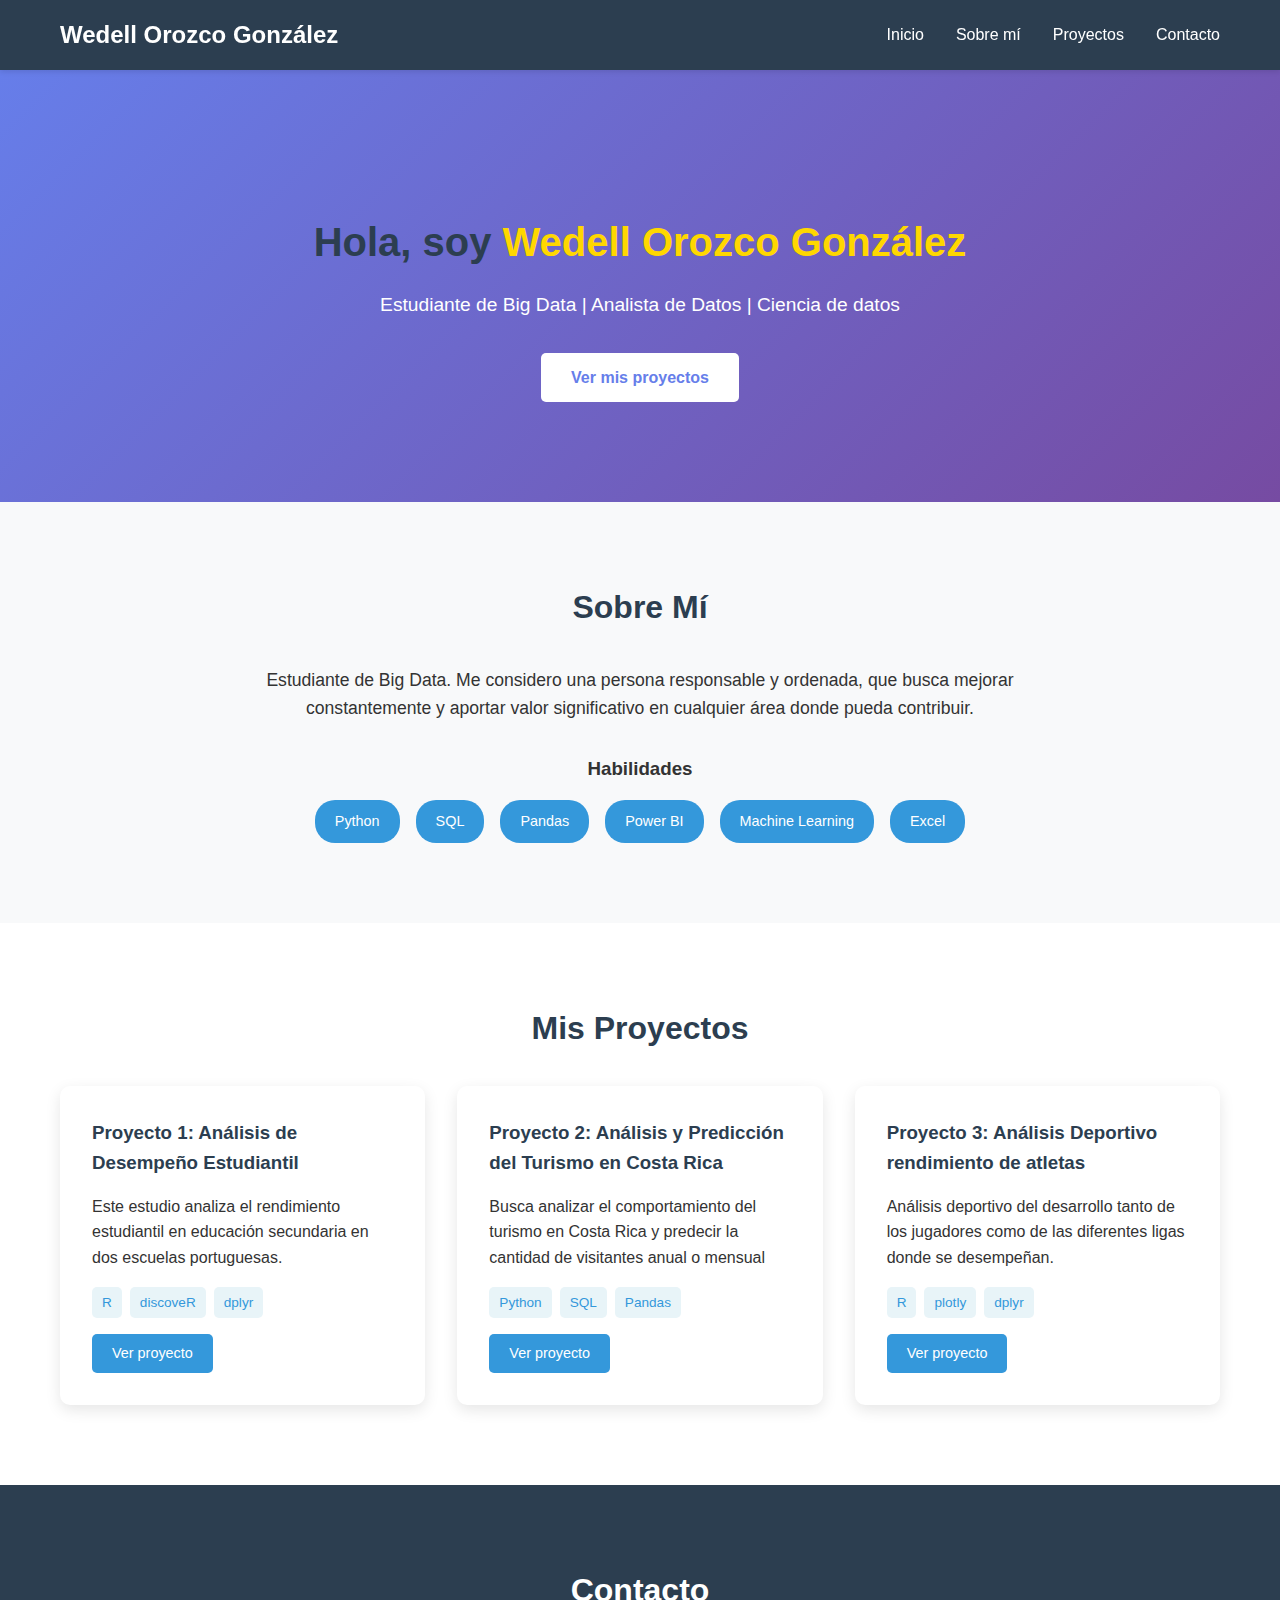
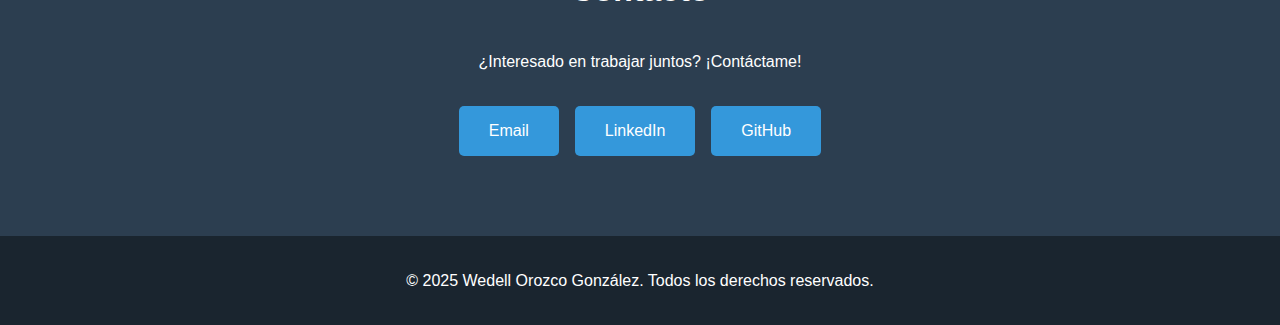
<file: index.html>
<!DOCTYPE html>
<html lang="es">
<head>
    <meta charset="UTF-8">
    <meta name="viewport" content="width=device-width, initial-scale=1.0"> <!-- Ajuste para distintos dispositvos -->
    <title>Portafolio</title>
    <link rel="stylesheet" href="style.css">

    <!-- Evitar caché(Pagina Actualizada) -->
    <meta http-equiv="Cache-Control" content="no-cache, no-store, must-revalidate">
    <meta http-equiv="Pragma" content="no-cache">
    <meta http-equiv="Expires" content="0">
</head>
<body>
    <!-- Encabezado -->
    <header>
        <nav>
            <h1>Wedell Orozco González</h1>
            <ul>
                <li><a href="#inicio">Inicio</a></li>
                <li><a href="#sobre-mi">Sobre mí</a></li>
                <li><a href="#proyectos">Proyectos</a></li>
                <li><a href="#contacto">Contacto</a></li>
            </ul>
        </nav>
    </header>

    <!-- Sección Inicio -->
    <section id="inicio" class="hero">
        <div class="hero-content">
            <h2>Hola, soy <span class="highlight">Wedell Orozco González</span></h2>
            <p>Estudiante de Big Data | Analista de Datos | Ciencia de datos</p>
            <a href="#proyectos" class="btn">Ver mis proyectos</a>
        </div>
    </section>

    <!-- Sección Sobre Mí -->
    <section id="sobre-mi">
        <div class="container">
            <h2>Sobre Mí</h2>
            <p>
                Estudiante de Big Data. Me considero una persona responsable y ordenada, que busca mejorar
                constantemente y aportar valor significativo en cualquier área donde pueda contribuir.
            </p>
            <h3>Habilidades</h3>
            <div class="skills">
                <span class="skill">Python</span>
                <span class="skill">SQL</span>
                <span class="skill">Pandas</span>
                <span class="skill">Power BI</span>
                <span class="skill">Machine Learning</span>
                <span class="skill">Excel</span>
            </div>
        </div>
    </section>

    <!-- Sección Proyectos -->
    <section id="proyectos">
        <div class="container">
            <h2>Mis Proyectos</h2>
            <div class="projects-grid">
                
                <!-- Proyecto 1 -->
                <div class="project-card">
                    <h3>Proyecto 1: Análisis de Desempeño Estudiantil</h3>
                    <p>Este estudio analiza el rendimiento estudiantil en educación secundaria en dos escuelas portuguesas. </p>
                    <div class="project-tags">
                        <span>R</span>
                        <span>discoveR</span>
                        <span>dplyr</span>
                    </div>
                    <a href="Proyectos/Estudiantes.html" class="btn-small">Ver proyecto</a>
                </div>

                <!-- Proyecto 2 -->
                <div class="project-card">
                    <h3>Proyecto 2: Análisis y Predicción del Turismo en Costa Rica</h3>
                    <p> Busca analizar el comportamiento del turismo en Costa Rica y predecir la cantidad de visitantes anual o mensual</p>
                    <div class="project-tags">
                        <span>Python</span>
                        <span>SQL</span>
                        <span>Pandas</span>
                    </div>
                    <a href="Proyectos/Turismo.html" class="btn-small">Ver proyecto</a>
                </div>

                <!-- Proyecto 3 -->
                <div class="project-card">
                    <h3>Proyecto 3: Análisis Deportivo rendimiento de atletas</h3>
                    <p>Análisis deportivo del desarrollo tanto de los jugadores como de las diferentes ligas donde se desempeñan.</p>
                    <div class="project-tags">
                        <span>R</span>
                        <span>plotly</span>
                        <span>dplyr</span>
                    </div>
                    <a href="Proyectos/Html/index.html" class="btn-small">Ver proyecto</a>
                </div>

            </div>
        </div>
    </section>

    <!-- Sección Contacto -->
    <section id="contacto">
        <div class="container">
            <h2>Contacto</h2>
            <p>¿Interesado en trabajar juntos? ¡Contáctame!</p>
            <div class="contact-links">
                <a href="worozco1604@gmail.com" class="contact-btn">Email</a>
                <a href="www.linkedin.com/in/wedell-orozco-gonzalez-420a58173" class="contact-btn">LinkedIn</a>
                <a href="https://github.com/wedellXrozcoG" class="contact-btn">GitHub</a>
            </div>
        </div>
    </section>

    <!-- Footer -->
    <footer>
        <p>&copy; 2025 Wedell Orozco González. Todos los derechos reservados.</p>
    </footer>

</body>
</html>
</file>
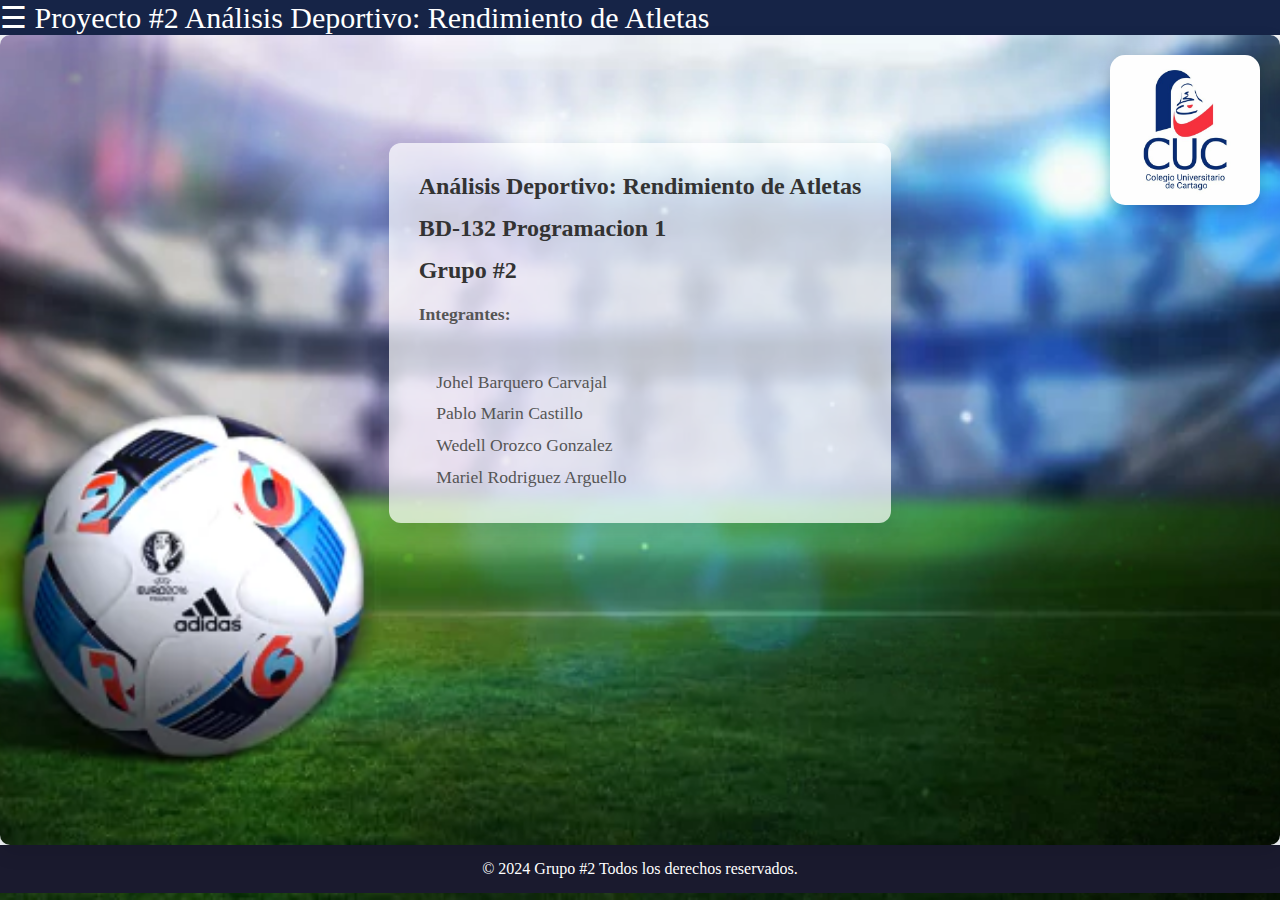
<file: Proyectos/Html/index.html>
<!DOCTYPE html>
<html lang="es">
<head>
    <meta charset="UTF-8">
    <meta name="viewport" content="width=device-width, initial-scale=1.0">
    <title>Proyecto #2 Análisis Deportivo: Rendimiento de Atletas</title>
    <link rel="stylesheet" href="styles.css">
</head>
<body>


     <!-- Enlace al archivo JavaScript -->
     <script src="funciones.js"></script>
    <!-- Menú Vertical -->
    <div id="mySidenav" class="sidenav">
        <a href="javascript:void(0)" class="closebtn" onclick="closeNav()">&times;</a>
        <a href="portada.html" target="contentFrame">Inicio</a>
        <a href="Descripcion.html" target="contentFrame">Descripcion</a>
		<a href="Herramientas_utilizadas.html" target="contentFrame">Herramientas utilizadas</a>
        <a href="Proyecto2_Grupo2.html" target="contentFrame">Análisis Deportivo</a>
        <a href="Graficos.html" target="contentFrame">Graficos</a>
        <a href="conclusion.html" target="contentFrame">Conclusion</a>
		
    </div>
    
    <div id="main">
        <span style="font-size:30px;cursor:pointer" onclick="openNav()">&#9776; Proyecto #2 Análisis Deportivo: Rendimiento de Atletas</span>

    </div>
    <!-- Contenido principal centrado -->
    <div id="main-data" class="main-content">
        <!-- Iframe donde se cargará el contenido -->
        <iframe id="main-iframe" name="contentFrame" src="portada.html"></iframe>
		
    </div>
	
 



    <!-- Footer fijo -->
    <footer>
        <p>&copy; 2024 Grupo #2 Todos los derechos reservados.</p>
    </footer>
</body>
</html>
</file>
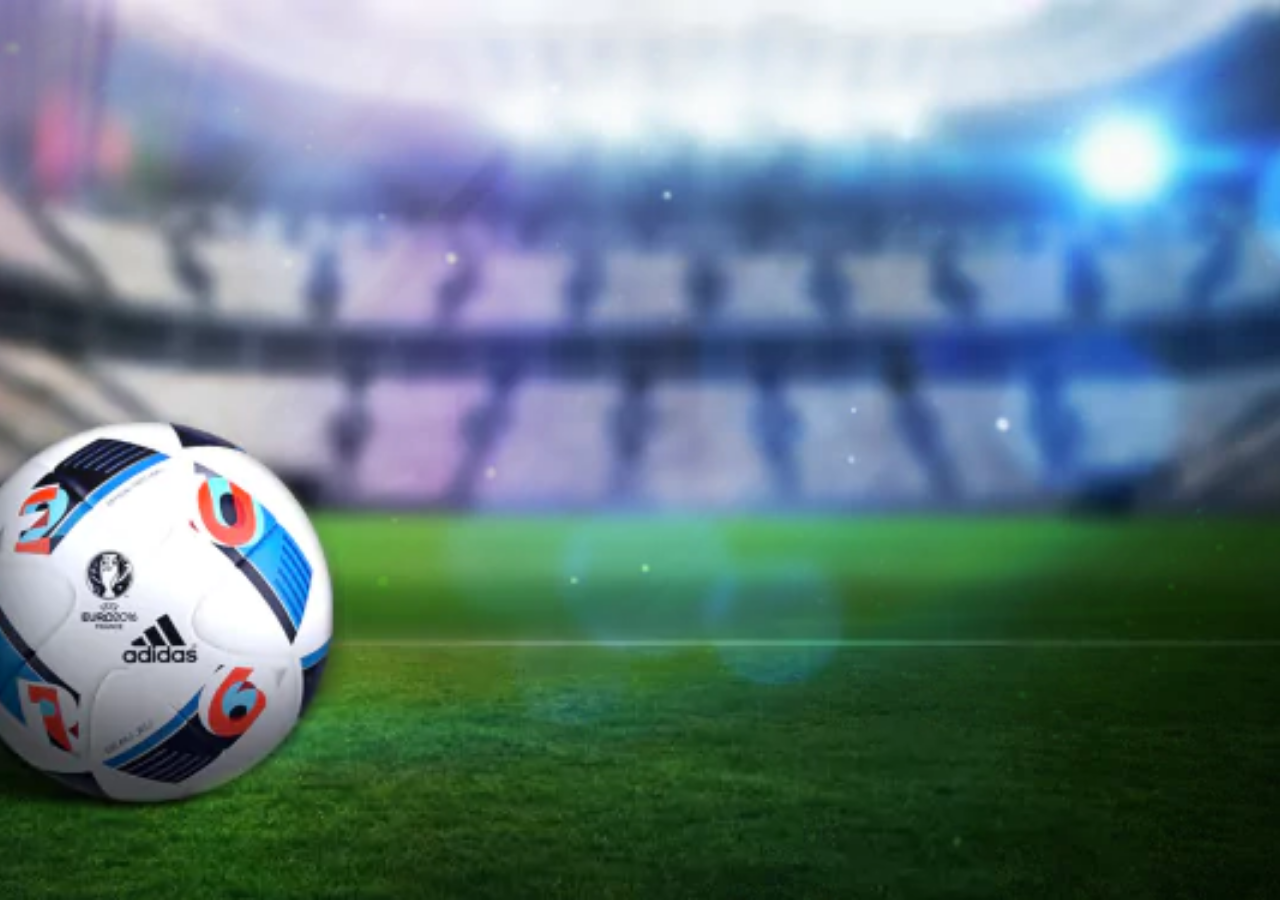
<file: Proyectos/Html/Analisis.HTML>
<!DOCTYPE html>
<html lang="es">
<head>
    <meta charset="UTF-8">
    <meta name="viewport" content="width=device-width, initial-scale=1.0">
    <title>Proyecto #2 Análisis Deportivo: Rendimiento de Atletas</title>
    <link rel="stylesheet" href="styles.css">
</head>
<body>
</file>
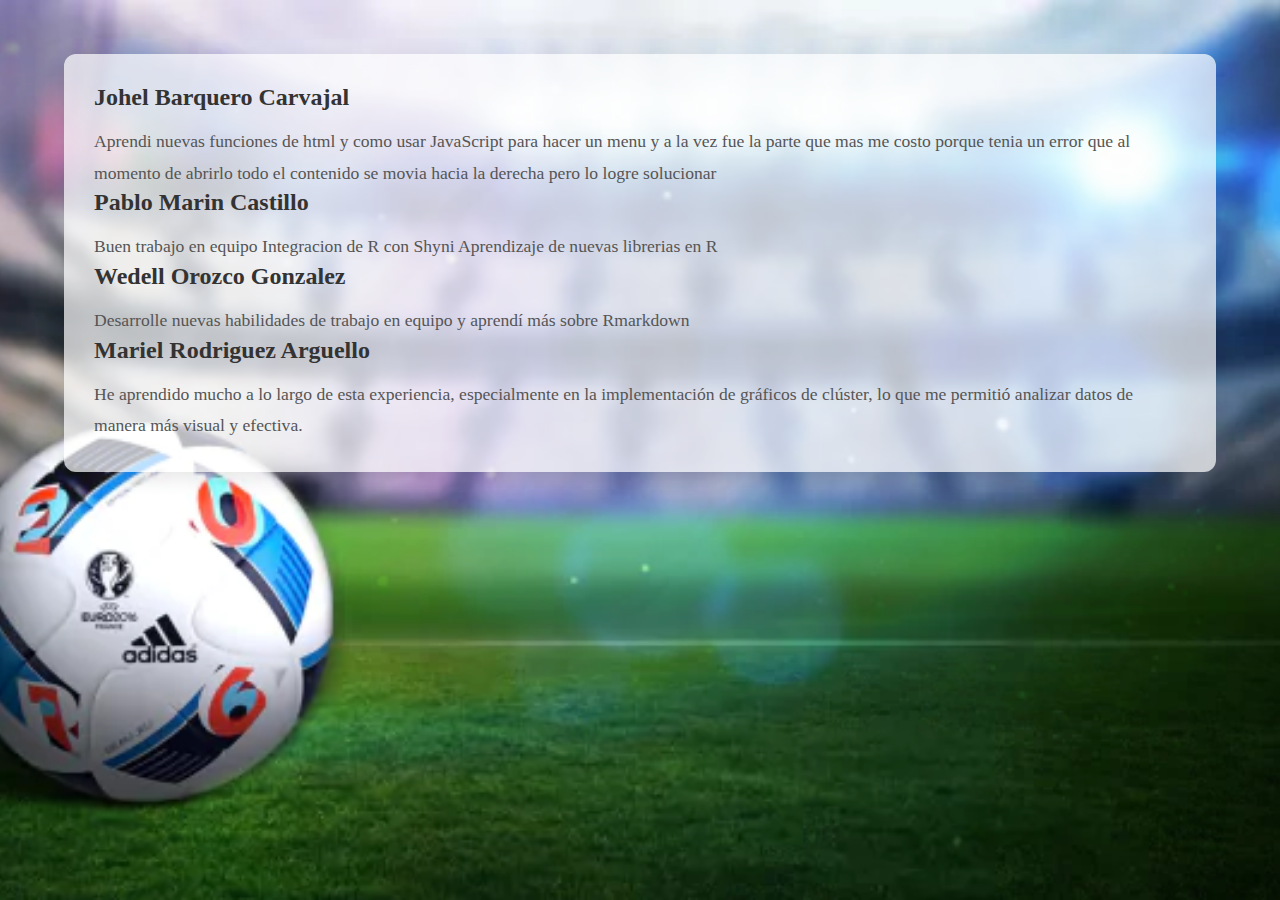
<file: Proyectos/Html/conclusion.html>
<!DOCTYPE html>
<html lang="es">
<head>
    <meta charset="UTF-8">
    <meta name="viewport" content="width=device-width, initial-scale=1.0">
    <title>Proyecto #2 Análisis Deportivo: Rendimiento de Atletas</title>
    <link rel="stylesheet" href="styles.css">
</head>
<body>
    <br>
    <br>
    <br>

	




    <main>
       
        <section class="content-box">

        <h2>Johel Barquero Carvajal</h2>
        <p>Aprendi nuevas funciones de html y como usar JavaScript para hacer un menu y a la vez fue la parte que mas me costo porque tenia un error que al momento de abrirlo todo el contenido se movia hacia la derecha pero lo logre solucionar</p>
        <h2>Pablo Marin Castillo</h2>
        <p>Buen trabajo en equipo
            Integracion de R con Shyni
            Aprendizaje de nuevas librerias en R</p>
        <h2>Wedell Orozco Gonzalez</h2>
        <p>Desarrolle nuevas habilidades de trabajo en equipo y aprendí más sobre Rmarkdown</p>
        <h2>Mariel Rodriguez Arguello</h2>
        <p>He aprendido mucho a lo largo de esta experiencia, especialmente en la implementación de gráficos de clúster, lo que me permitió analizar datos de manera más visual y efectiva.</p>
      

         </section>
      
    </main>
    
</body>
</html>
</file>
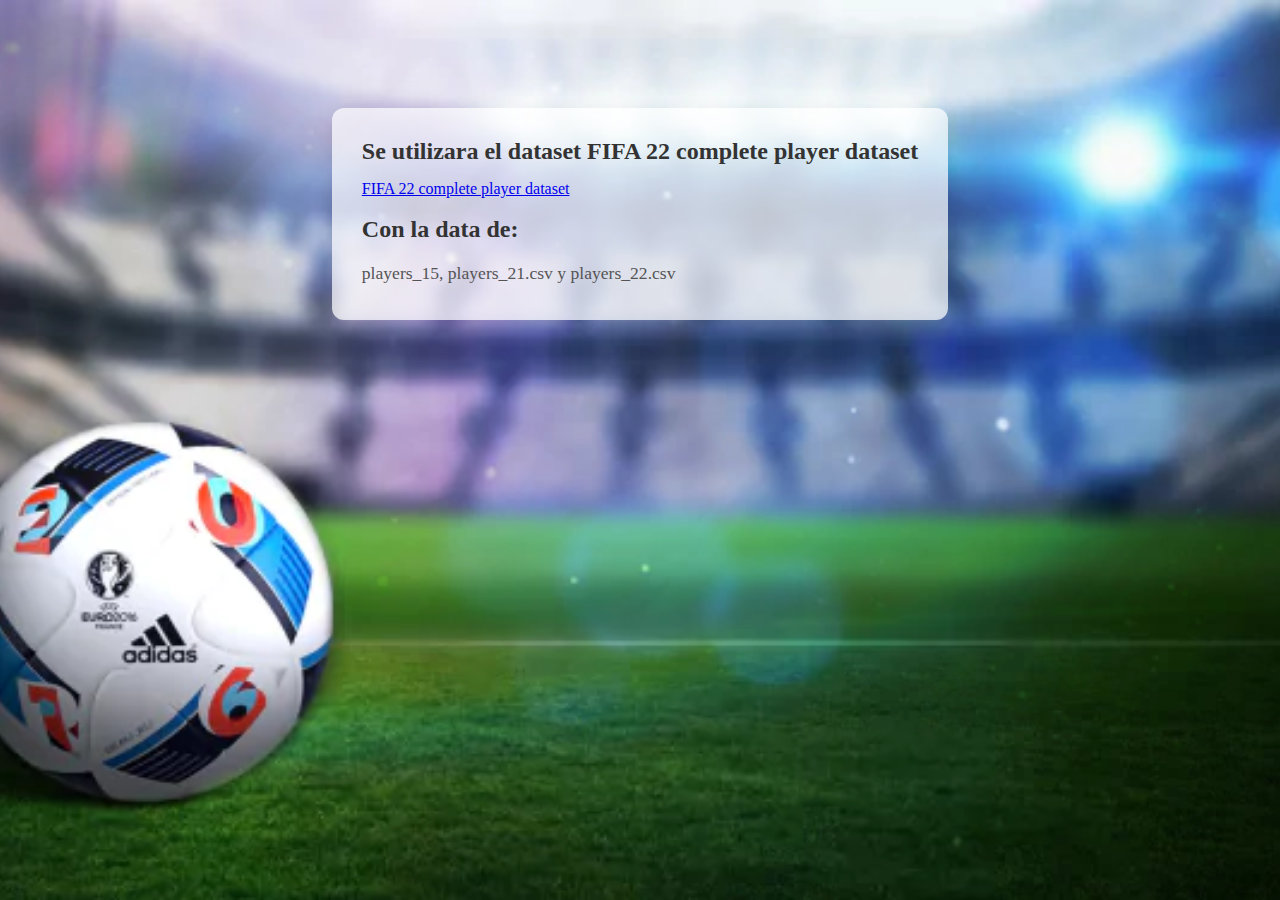
<file: Proyectos/Html/Descripcion.html>
<!DOCTYPE html>
<html lang="es">
<head>
    <meta charset="UTF-8">
    <meta name="viewport" content="width=device-width, initial-scale=1.0">
    <title>Proyecto #2 Análisis Deportivo: Rendimiento de Atletas</title>
    <link rel="stylesheet" href="styles.css">
</head>
<body>
    <br>
    <br>
    <br>
    <br>
    <br>
    <br>
	




    <main>
       



            <section class="content-box">
                <h2>Se utilizara el dataset<strong> FIFA 22 complete player dataset</strong></h2>
                   <a href="https://www.kaggle.com/datasets/stefanoleone992/fifa-22-complete-player-dataset/data?select=players_15.csv">FIFA 22 complete player dataset</a>
                <br>
                <br>
                <h2>Con la data de:</h2>
                    <p>players_15, players_21.csv y players_22.csv</p>
            

      
    </main>
    
</body>
</html>
</file>
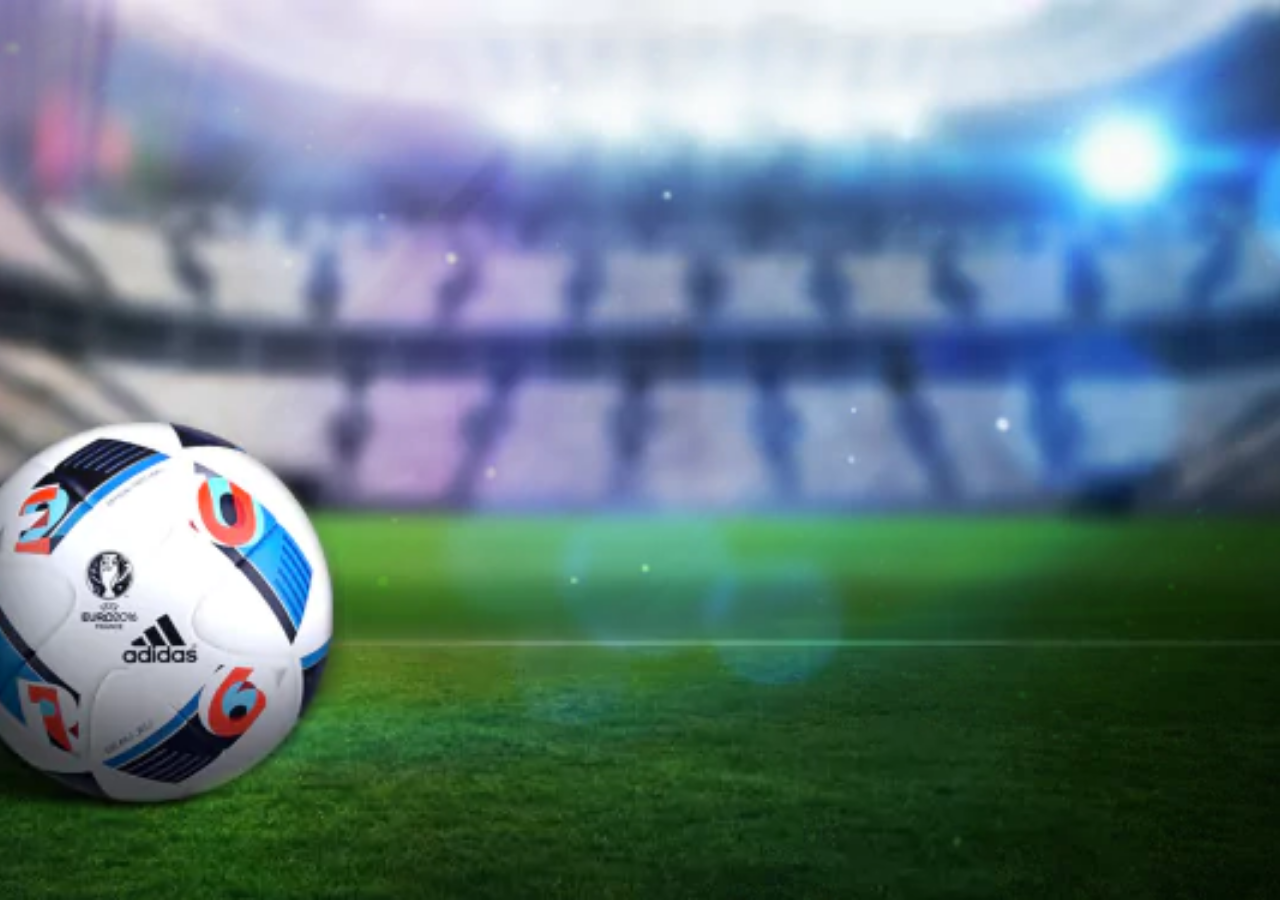
<file: Proyectos/Html/Graficos.HTML>
<!DOCTYPE html>
<html lang="es">
<head>
    <meta charset="UTF-8">
    <meta name="viewport" content="width=device-width, initial-scale=1.0">
    <title>Proyecto #2 Análisis Deportivo: Rendimiento de Atletas</title>
    <link rel="stylesheet" href="styles.css">
</head>
<body>
</file>
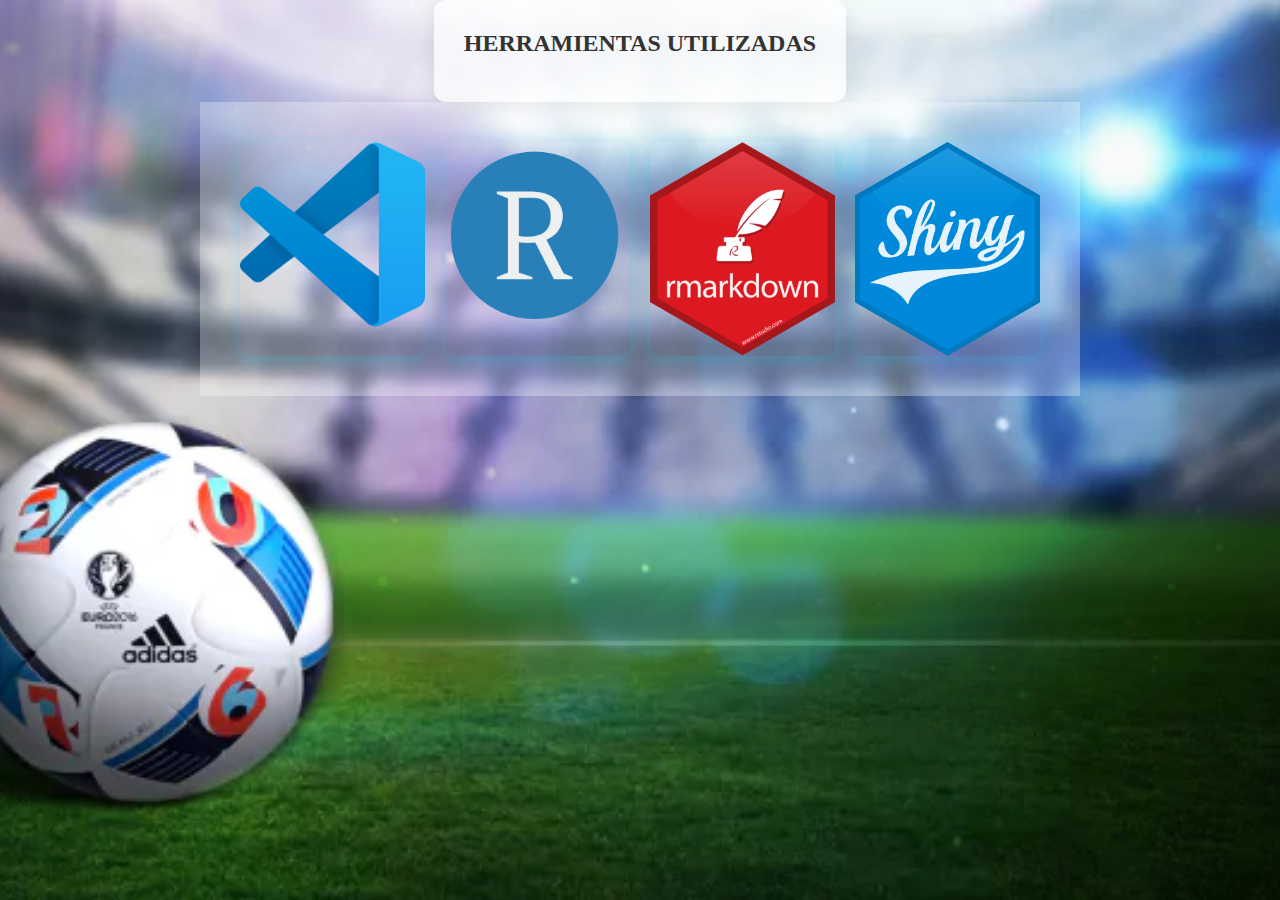
<file: Proyectos/Html/Herramientas_utilizadas.HTML>
<!DOCTYPE html>
<html lang="es">
<head>
    <meta charset="UTF-8">
    <meta name="viewport" content="width=device-width, initial-scale=1.0">
    <title>Proyecto #2 Análisis Deportivo: Rendimiento de Atletas</title>
    <link rel="stylesheet" href="styles.css">
</head>
<body>


    <main>
       
        <section class="content-box">
            <h2>HERRAMIENTAS UTILIZADAS</h2>
    </main>       
      
        <main>
            <div class="galeria-dinamica">
                <div class="galeria-item">
                    <img src="Visual_Studio_Code.png" alt="visual studio">
                    <p>Visual Studio Code</p>
                </div>
                <div class="galeria-item">
                    <img src="rstudio.png" alt="Imagen 2">
                    <p>RStudio</p>
                </div>
                <div class="galeria-item">
                    <img src="rmarkdown.png" alt="Imagen 3">
                    <p>RMarkdown</p>
                </div>
                <div class="galeria-item">
                    <img src="Shiny.png" alt="Imagen 4">
                    <p>Shiny</p>
                </div>
            </div>
        </main>    


      
  

 
</body>
</html>
</file>
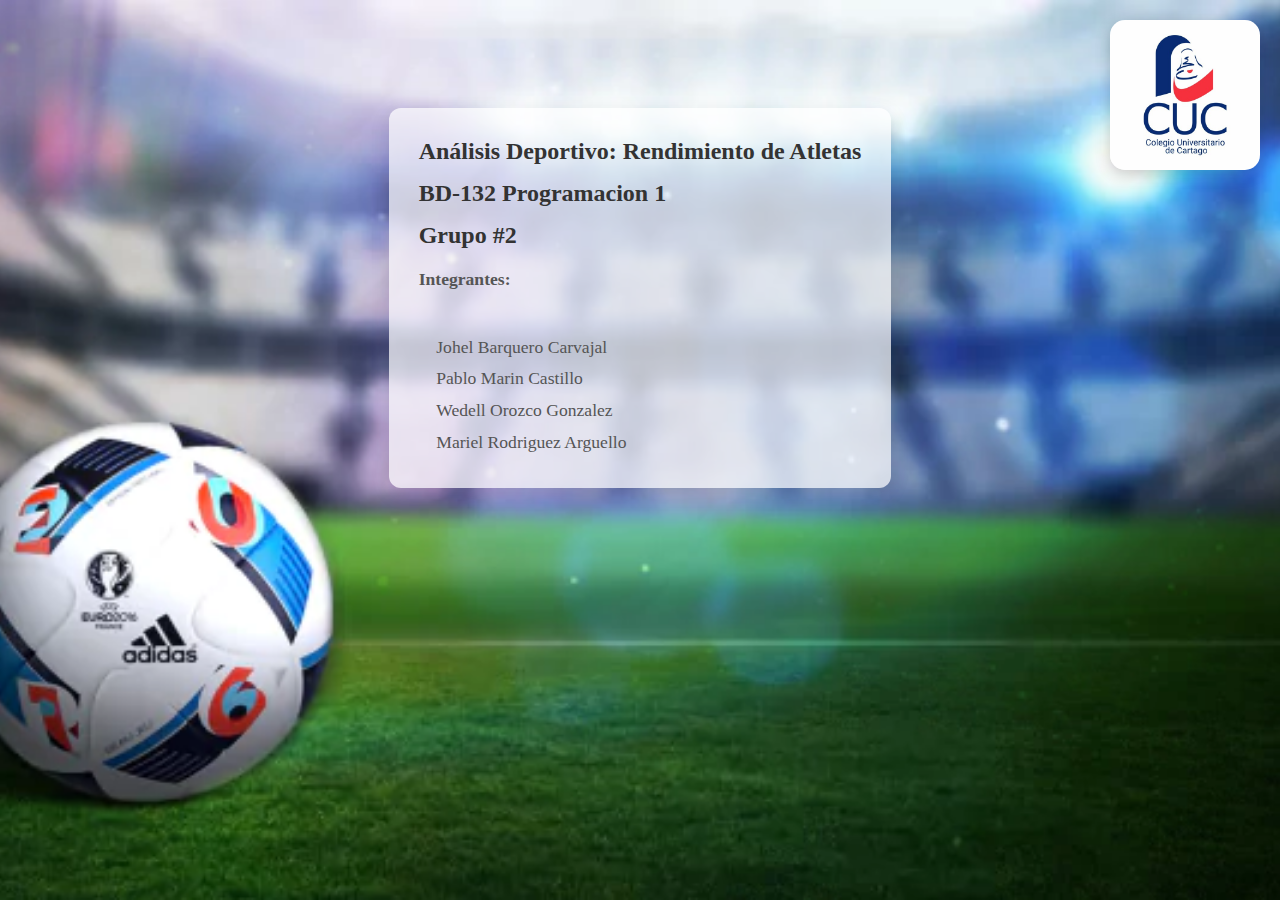
<file: Proyectos/Html/portada.html>
<!DOCTYPE html>
<html lang="es">
<head>
    <meta charset="UTF-8">
    <meta name="viewport" content="width=device-width, initial-scale=1.0">
    <title>Proyecto #2 Análisis Deportivo: Rendimiento de Atletas</title>
    <link rel="stylesheet" href="styles.css">
</head>
<body>
    <br>
    <br>
    <br>
    <br>
    <br>
    <br>
	
    <main>
       
        <section class="content-box">
            <h2>Análisis Deportivo: Rendimiento de Atletas</h2>
            <h2>BD-132 Programacion 1</h2>
            <h2>Grupo #2</h2>

            <p><strong>Integrantes:</strong> </p>
            <br><br>
            <p>&emsp;Johel Barquero Carvajal</p>
            <p>&emsp;Pablo Marin Castillo</p>
            <p>&emsp;Wedell Orozco Gonzalez</p>
            <p>&emsp;Mariel Rodriguez Arguello</p>
            
        </section>

        <section class="image-box">
            <img src="Logo_CUC.jpg" alt="Cuc">
            
        </section>
      
    </main>
    
</body>
</html>
</file>
<file: style.css>
/* Estilos Generales */
* {
    margin: 0;
    padding: 0;
    box-sizing: border-box;
}

body {
    font-family: 'Segoe UI', Tahoma, Geneva, Verdana, sans-serif;
    line-height: 1.6;
    color: #333;
}

.container {
    max-width: 1200px;
    margin: 0 auto;
    padding: 0 20px;
}

/* Encabezado y Navegación */
header {
    background: #2c3e50;
    color: white;
    padding: 1rem 0;
    position: fixed;
    width: 100%;
    top: 0;
    z-index: 1000;
    box-shadow: 0 2px 5px rgba(0,0,0,0.1);
}

nav {
    max-width: 1200px;
    margin: 0 auto;
    display: flex;
    justify-content: space-between;
    align-items: center;
    padding: 0 20px;
}

nav h1 {
    font-size: 1.5rem;
}

nav ul {
    display: flex;
    list-style: none;
    gap: 2rem;
}

nav a {
    color: white;
    text-decoration: none;
    transition: color 0.3s;
}

nav a:hover {
    color: #3498db;
}

/* Sección Hero */
.hero {
    background: linear-gradient(135deg, #667eea 0%, #764ba2 100%);
    color: white;
    padding: 150px 20px 100px;
    text-align: center;
    margin-top: 60px;
}

.hero-content h2 {
    font-size: 2.5rem;
    margin-bottom: 1rem;
}

.highlight {
    color: #ffd700;
}

.hero-content p {
    font-size: 1.2rem;
    margin-bottom: 2rem;
}

/* Botones */
.btn {
    display: inline-block;
    background: white;
    color: #667eea;
    padding: 12px 30px;
    text-decoration: none;
    border-radius: 5px;
    font-weight: bold;
    transition: transform 0.3s, box-shadow 0.3s;
}

.btn:hover {
    transform: translateY(-3px);
    box-shadow: 0 5px 15px rgba(0,0,0,0.3);
}

.btn-small {
    display: inline-block;
    background: #3498db;
    color: white;
    padding: 8px 20px;
    text-decoration: none;
    border-radius: 5px;
    font-size: 0.9rem;
    transition: background 0.3s;
}

.btn-small:hover {
    background: #2980b9;
}

/* Secciones */
section {
    padding: 80px 20px;
}

section h2 {
    text-align: center;
    font-size: 2rem;
    margin-bottom: 2rem;
    color: #2c3e50;
}

/* Sobre Mí */
#sobre-mi {
    background: #f8f9fa;
}

#sobre-mi p {
    text-align: center;
    max-width: 800px;
    margin: 0 auto 2rem;
    font-size: 1.1rem;
}

#sobre-mi h3 {
    text-align: center;
    margin-bottom: 1rem;
}

.skills {
    display: flex;
    flex-wrap: wrap;
    justify-content: center;
    gap: 1rem;
    margin-top: 1rem;
}

.skill {
    background: #3498db;
    color: white;
    padding: 10px 20px;
    border-radius: 20px;
    font-size: 0.9rem;
}

/* Proyectos */
.projects-grid {
    display: grid;
    grid-template-columns: repeat(auto-fit, minmax(300px, 1fr));
    gap: 2rem;
    margin-top: 2rem;
}

.project-card {
    background: white;
    padding: 2rem;
    border-radius: 10px;
    box-shadow: 0 5px 15px rgba(0,0,0,0.1);
    transition: transform 0.3s, box-shadow 0.3s;
}

.project-card:hover {
    transform: translateY(-5px);
    box-shadow: 0 10px 25px rgba(0,0,0,0.15);
}

.project-card h3 {
    color: #2c3e50;
    margin-bottom: 1rem;
}

.project-tags {
    display: flex;
    flex-wrap: wrap;
    gap: 0.5rem;
    margin: 1rem 0;
}

.project-tags span {
    background: #e8f4f8;
    color: #3498db;
    padding: 5px 10px;
    border-radius: 5px;
    font-size: 0.85rem;
}

/* Contacto */
#contacto {
    background: #2c3e50;
    color: white;
    text-align: center;
}

#contacto h2 {
    color: white;
}

.contact-links {
    display: flex;
    justify-content: center;
    gap: 1rem;
    margin-top: 2rem;
}

.contact-btn {
    background: #3498db;
    color: white;
    padding: 12px 30px;
    text-decoration: none;
    border-radius: 5px;
    transition: background 0.3s;
}

.contact-btn:hover {
    background: #2980b9;
}

/* Footer */
footer {
    background: #1a252f;
    color: white;
    text-align: center;
    padding: 2rem;
}

/* Responsive */
@media (max-width: 768px) {
    nav ul {
        gap: 1rem;
    }
    
    .hero-content h2 {
        font-size: 2rem;
    }
    
    .projects-grid {
        grid-template-columns: 1fr;
    }
    
    .contact-links {
        flex-direction: column;
        align-items: center;
    }
}
</file>
<file: Proyectos/Html/styles.css>
* {

    margin: 0;

    padding: 0;

    box-sizing: border-box;

}


/* Estilos básicos del cuerpo de la página */

body {
    background-image: url('fonfifa.jpg'); /* Imagen de fondo */
    background-size: cover; /* Asegura que la imagen cubra toda la pantalla */
    background-position: center; /* Centra la imagen de fondo */
    background-attachment: fixed; /* Hace que la imagen se quede fija al hacer scroll */

}
/* Menú lateral (sidenav) oculto inicialmente */

.sidenav {

    height: 100%;

    width: 0;

    position: fixed;

    z-index: 2;

    top: 0;

    left: 0;

    background-color: #1a1a2e;

    overflow-x: hidden;

    transition: width 0.5s;

    padding-top: 60px;

}

/* Estilo para los enlaces dentro del sidenav */

.sidenav a {

    padding: 10px 30px;

    text-decoration: none;

    font-size: 22px;

    color: #bbb;

    display: block;

    transition: color 0.3s;

}

/* Cambio de color y estilo de los enlaces al hacer hover */

.sidenav a:hover {

    color: #fff;

    background-color: #0f3460;

    border-left: 4px solid #e94560;

}

/* Botón de cierre del sidenav */

.sidenav .closebtn {

    position: absolute;

    top: 0;

    right: 25px;

    font-size: 36px;

    color: #e94560;

}

/* Encabezado principal con título y menú */

#main {

    padding: 0;

    background-color: #162447;

    color: #fff;

    display: flex;

    align-items: center;

    justify-content: space-between;

    transition: margin-left 0.5s;

}

/* Estilo del título en el encabezado principal */

#main span {

    font-size: 28px;

    cursor: pointer;

}

/* Contenedor de contenido principal con diseño centrado */

.main-content {

    display: flex;

    justify-content: center;

    align-items: center;

    padding: 0;

    width: 100%;

    background-color: #f0f2f5;

}

/* Configuración de los elementos del contenido principal */

main {

    display: flex;

    justify-content: space-around;

    align-items: center;

    margin: 0px 5%; /* barra de menu */

}

/* Configuración máxima de ancho de contenido */

.content {

    max-width: 800px;

    text-align: left;

}

/* Estilo del iframe para que ocupe toda la pantalla */

iframe {

    width: 100%;

    height: 90vh;

    border: none;

    border-radius: 10px;

    box-shadow: 0px 8px 20px rgba(0, 0, 0, 0.1);

}

/* Pie de página de la página web */

footer {

    color: #ffffff;

    background-color: #1a1a2e;

    text-align: center;

    padding: 15px;

    margin-top: auto;

}

/* Estilo de la caja de contenido (cards) en el área principal */

.content-box {
    background-color: rgba(255, 255, 255, 0.7); /* Blanco con 70% de opacidad */
    padding: 30px;
    border-radius: 12px;
    box-shadow: 0 6px 20px rgba(0, 0, 0, 0.1);
    transition: transform 0.3s ease, box-shadow 0.3s ease;
}



/* Estilo para el título dentro de cada content-box */

.content-box h2 {

    color: #333;

    margin-bottom: 15px;

}

/* Estilo del texto en el content-box */

.content-box p {

    color: #555;

    line-height: 1.8;

    font-size: 1.1rem;

}

/* Configuración de la sección de imagen en la página */

.image-box {
    position: absolute;  /* Esto permite mover la imagen fuera del flujo normal */
    top: 20px;  /* Ajusta la distancia desde la parte superior */
    right: 20px;  /* Ajusta la distancia desde la parte derecha */
    width: auto;  /* Deja que la imagen tenga su tamaño natural */
    padding: 0;  /* Elimina cualquier padding extra */
}

.image-box img {
    width: 150px;  /* Ajusta el tamaño de la imagen según necesites */
    height: auto;
    border-radius: 15px;
    box-shadow: 0px 4px 15px rgba(0, 0, 0, 0.2);
}

/* Estilo del texto debajo de las imágenes */

.image-box p {

    margin-top: 10px;

    font-size: 1rem;

    color: #666;

}

/* Estilos específicos para pantallas pequeñas */

@media screen and (max-height: 450px) {

    .sidenav {padding-top: 15px;}

    .sidenav a {font-size: 18px;}

}



/*------------GALERIA-DINAMICA---------------*/

/* Estilo para el contenedor de la galería */
.galeria-dinamica {
    display: grid;
    grid-template-columns: repeat(auto-fit, minmax(150px, 1fr));/*tamaño de la imagen*/
    gap: 20px;
    padding: 40px;
    background-color: rgba(255, 255, 255, 0.3);}

/* Estilo para cada item de la galería */
.galeria-item {
    position: relative;
    overflow: hidden;
    border-radius: 10px;
    box-shadow: 0 4px 15px rgba(0, 229, 255, 0.2); /* Sombra azul neón */
    transition: transform 0.3s ease, box-shadow 0.3s ease;
}

.galeria-item:hover {
    transform: scale(1.05); /* Efecto de ampliación al pasar el cursor */
    box-shadow: 0 6px 20px rgba(0, 229, 255, 0.5); /* Sombra más intensa */
}

/* Estilo para las imágenes dentro de los items */
.galeria-item img {
    width: 100%;
    height: auto;
    display: block;
    transition: transform 0.3s ease;
}

.galeria-item:hover img {
    transform: scale(1.05); /* Zoom en la imagen al hacer hover */
}

/* Efecto de brillo neón */
.galeria-item::before {
    content: "";
    position: absolute;
    top: 0;
    left: 0;
    right: 0;
    bottom: 0;
    border-radius: 10px;
    box-shadow: 0 0 20px rgba(0, 229, 255, 0.4), 0 0 40px rgba(0, 229, 255, 0.2);
    opacity: 0;
    transition: opacity 0.3s ease;
}

.galeria-item:hover::before {
    opacity: 1;
}

/* Estilo para los textos de las imágenes */
.galeria-item p {
    position: absolute;
    bottom: 10px;
    left: 50%;
    transform: translateX(-50%);
    color: #FFFFFF; /* Color de texto blanco */
    font-size: 1.2em;
    font-weight: bold;
    text-shadow: 0 0 8px rgba(0, 229, 255, 0.8), 0 0 12px rgba(0, 229, 255, 0.5); /* Sombra de texto neón */
    background-color: rgba(0, 0, 0, 0.5); /* Fondo semitransparente */
    padding: 5px 10px;
    border-radius: 5px;
    transition: opacity 0.3s ease;
    opacity: 0; /* Inicialmente oculto */
}

/* Muestra el texto al hacer hover en la imagen */
.galeria-item:hover p {
    opacity: 1;
}
</file>
